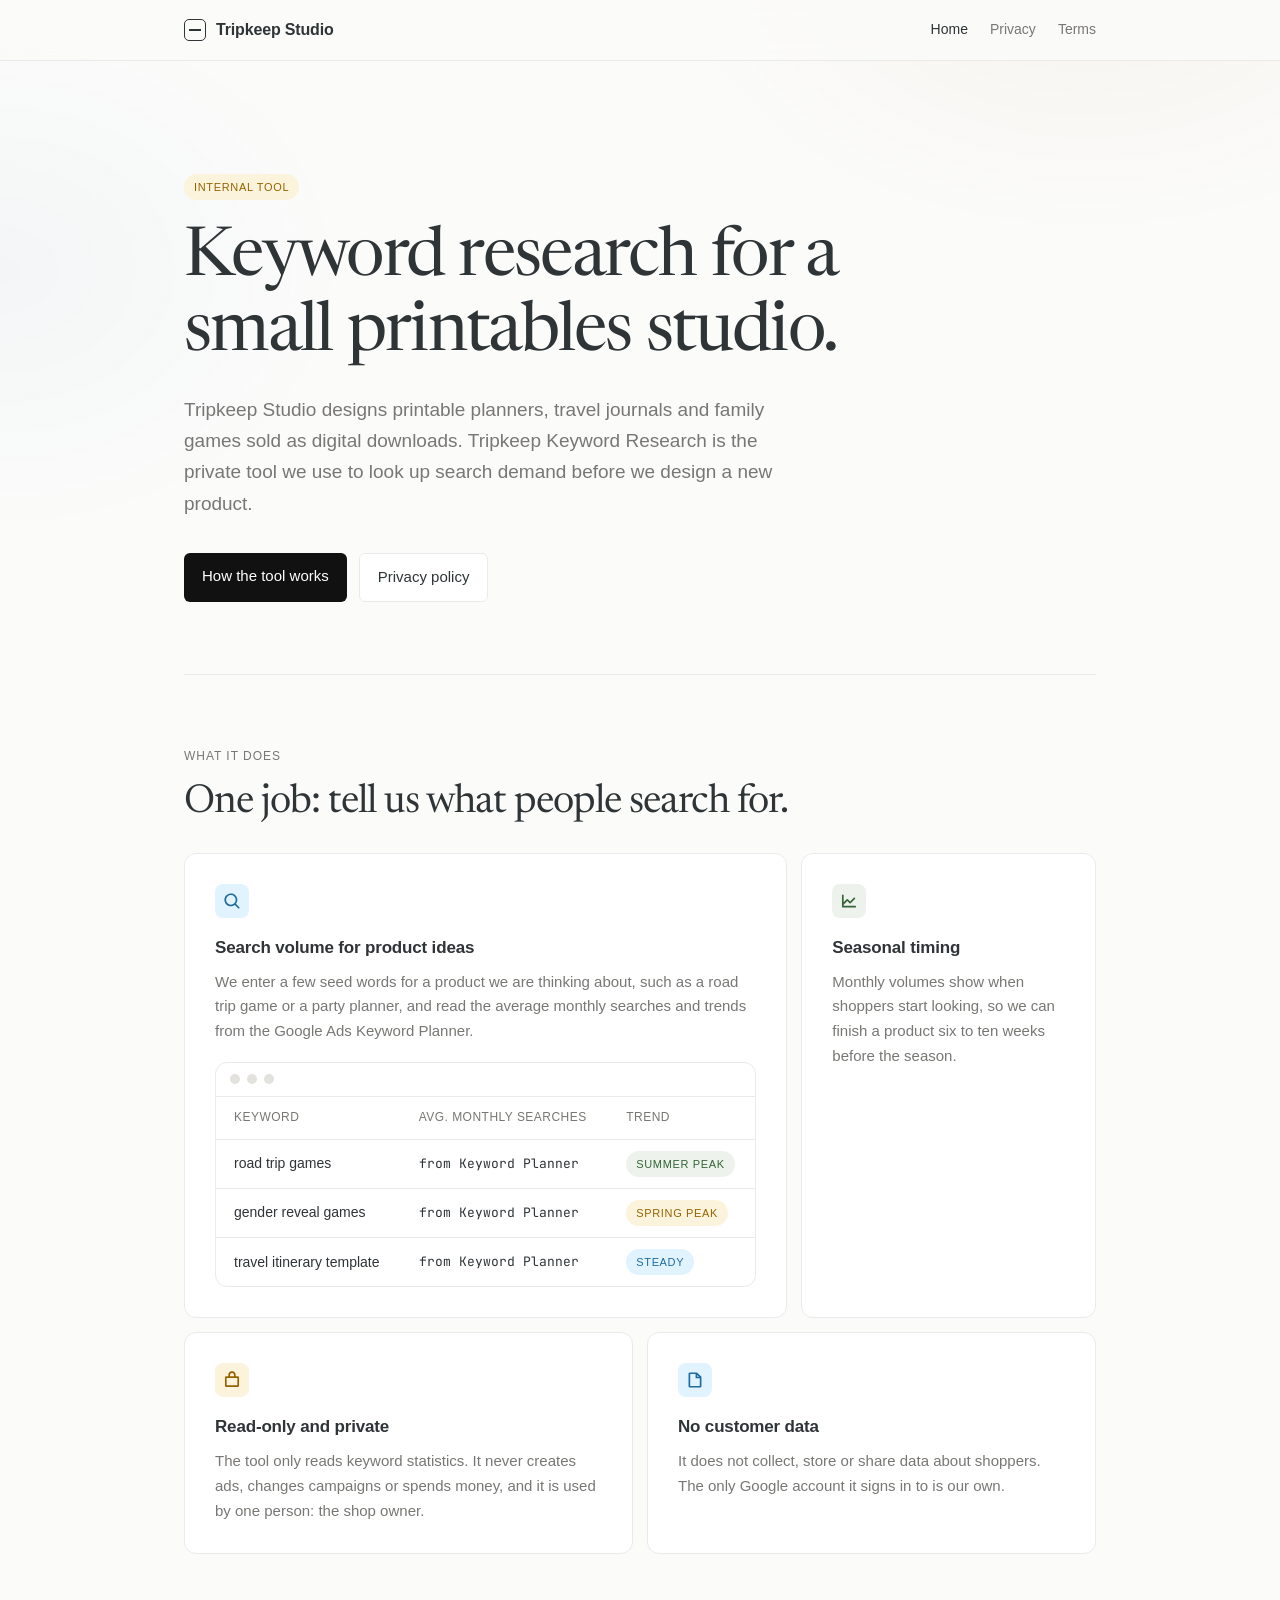
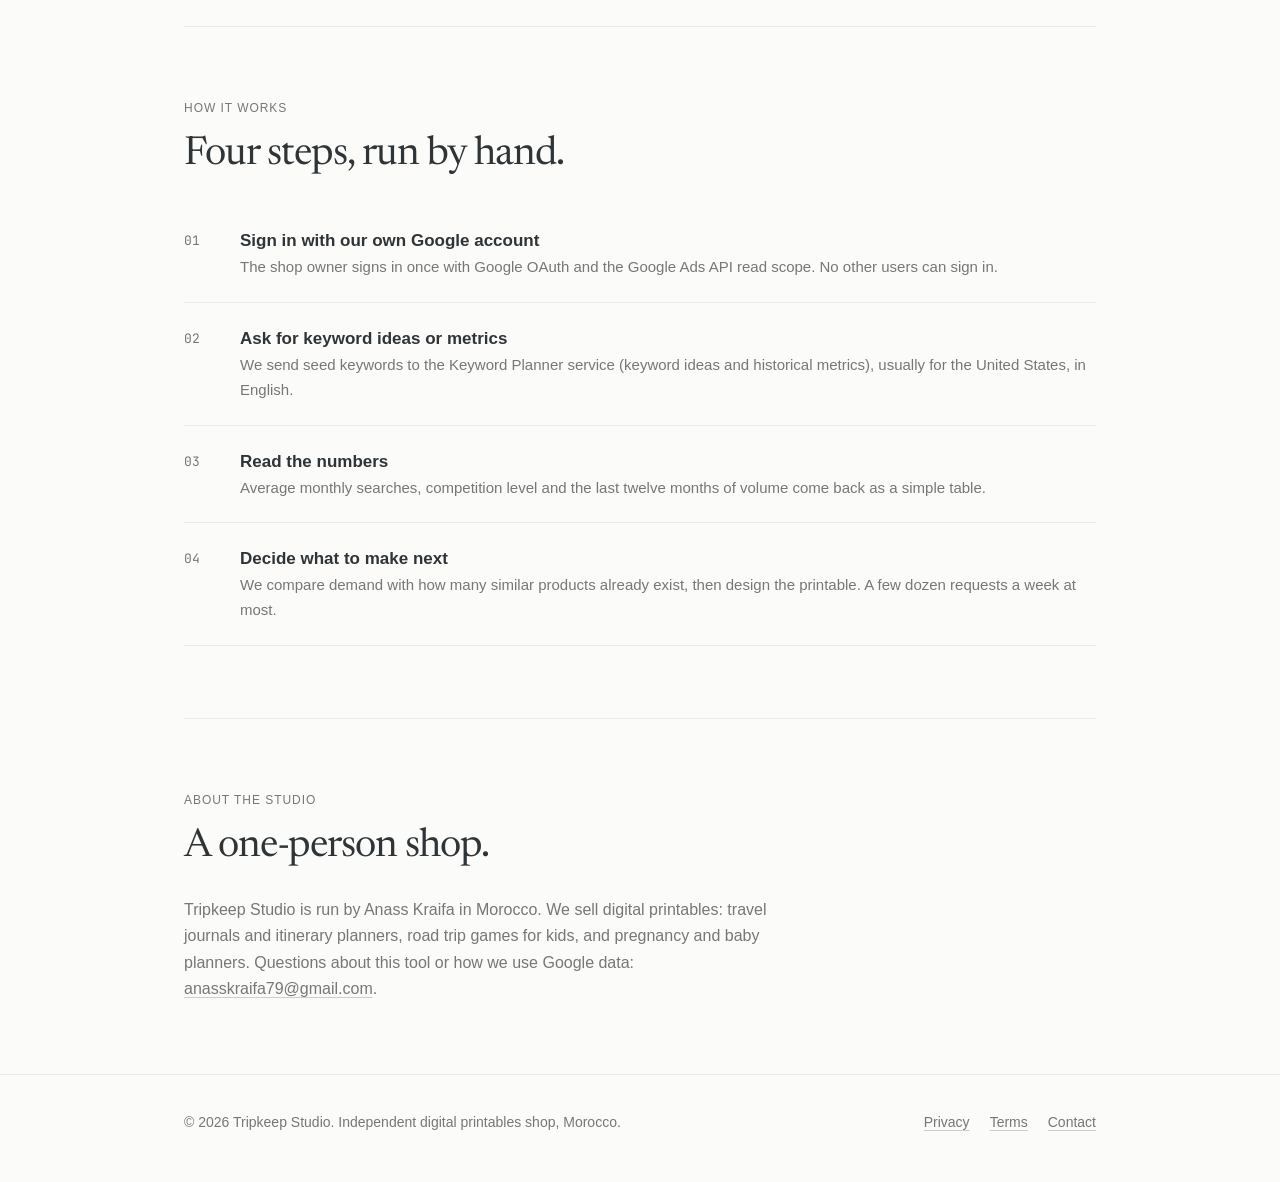
<file: index.html>
<!doctype html>
<html lang="en"><head><meta charset="utf-8"><meta name="viewport" content="width=device-width,initial-scale=1">
<title>Tripkeep Studio · Keyword research for our printables shop</title><meta name="description" content="Tripkeep Studio is a small independent shop that designs printable planners, games and journals. This page describes our internal keyword research tool.">
<link rel="icon" href="data:image/svg+xml,%3Csvg xmlns='http://www.w3.org/2000/svg' viewBox='0 0 32 32'%3E%3Crect x='3' y='3' width='26' height='26' rx='6' fill='none' stroke='%232F3437' stroke-width='2.5'/%3E%3Cpath d='M9 16h14' stroke='%232F3437' stroke-width='2.5'/%3E%3C/svg%3E">
<link rel="stylesheet" href="style.css"></head><body>
<header><div class="wrap nav"><a class="brand" href="index.html"><span class="mark"></span>Tripkeep Studio</a>
<nav><a href="index.html" aria-current="page">Home</a><a href="privacy.html">Privacy</a><a href="terms.html">Terms</a></nav></div></header>
<main class="wrap">
<div class="hero"><span class="tag t-y reveal">Internal tool</span>
<h1 class="serif reveal" style="--i:1">Keyword research for a small printables studio.</h1>
<p class="lead reveal" style="--i:2">Tripkeep Studio designs printable planners, travel journals and family games sold as digital downloads. Tripkeep Keyword Research is the private tool we use to look up search demand before we design a new product.</p>
<div class="btns reveal" style="--i:3"><a class="btn btn-dark" href="#how">How the tool works</a><a class="btn btn-line" href="privacy.html">Privacy policy</a></div></div>

<section id="what"><p class="eyebrow reveal">What it does</p><h2 class="serif reveal">One job: tell us what people search for.</h2>
<div class="bento">
<div class="card c4 reveal"><div class="icon t-b"><svg viewBox="0 0 256 256" fill="currentColor"><path d="M232.49 215.51 185 168a92.12 92.12 0 1 0-17 17l47.53 47.54a12 12 0 0 0 17-17ZM44 112a68 68 0 1 1 68 68 68.07 68.07 0 0 1-68-68Z"/></svg></div><h3>Search volume for product ideas</h3><p>We enter a few seed words for a product we are thinking about, such as a road trip game or a party planner, and read the average monthly searches and trends from the Google Ads Keyword Planner.</p>
<div class="window"><div class="bar"><i></i><i></i><i></i></div><table><tr><th>Keyword</th><th>Avg. monthly searches</th><th>Trend</th></tr>
<tr><td>road trip games</td><td class="num">from Keyword Planner</td><td><span class="tag t-g">Summer peak</span></td></tr>
<tr><td>gender reveal games</td><td class="num">from Keyword Planner</td><td><span class="tag t-y">Spring peak</span></td></tr>
<tr><td>travel itinerary template</td><td class="num">from Keyword Planner</td><td><span class="tag t-b">Steady</span></td></tr></table></div></div>
<div class="card c2 reveal" style="--i:1"><div class="icon t-g"><svg viewBox="0 0 256 256" fill="currentColor"><path d="M228 208a12 12 0 0 1-12 12H40a12 12 0 0 1-12-12V48a12 12 0 0 1 24 0v99l43.51-43.52a12 12 0 0 1 17 0L144 135l51.51-51.52a12 12 0 0 1 17 17l-60 60a12 12 0 0 1-17 0L104 129l-52 52v15h164a12 12 0 0 1 12 12Z"/></svg></div><h3>Seasonal timing</h3><p>Monthly volumes show when shoppers start looking, so we can finish a product six to ten weeks before the season.</p></div>
<div class="card c3 reveal"><div class="icon t-y"><svg viewBox="0 0 256 256" fill="currentColor"><path d="M208 76h-28V56a52 52 0 0 0-104 0v20H48a20 20 0 0 0-20 20v112a20 20 0 0 0 20 20h160a20 20 0 0 0 20-20V96a20 20 0 0 0-20-20ZM100 56a28 28 0 0 1 56 0v20h-56Zm104 148H52V100h152Z"/></svg></div><h3>Read-only and private</h3><p>The tool only reads keyword statistics. It never creates ads, changes campaigns or spends money, and it is used by one person: the shop owner.</p></div>
<div class="card c3 reveal" style="--i:1"><div class="icon t-b"><svg viewBox="0 0 256 256" fill="currentColor"><path d="m216.49 79.51-56-56A12 12 0 0 0 152 20H56a20 20 0 0 0-20 20v176a20 20 0 0 0 20 20h144a20 20 0 0 0 20-20V88a12 12 0 0 0-3.51-8.49ZM160 57l23 23h-23ZM60 212V44h76v48a12 12 0 0 0 12 12h48v108Z"/></svg></div><h3>No customer data</h3><p>It does not collect, store or share data about shoppers. The only Google account it signs in to is our own.</p></div>
</div></section>

<section id="how"><p class="eyebrow reveal">How it works</p><h2 class="serif reveal">Four steps, run by hand.</h2>
<div class="steps">
<div class="step reveal"><div><h3>Sign in with our own Google account</h3><p>The shop owner signs in once with Google OAuth and the Google Ads API read scope. No other users can sign in.</p></div></div>
<div class="step reveal"><div><h3>Ask for keyword ideas or metrics</h3><p>We send seed keywords to the Keyword Planner service (keyword ideas and historical metrics), usually for the United States, in English.</p></div></div>
<div class="step reveal"><div><h3>Read the numbers</h3><p>Average monthly searches, competition level and the last twelve months of volume come back as a simple table.</p></div></div>
<div class="step reveal"><div><h3>Decide what to make next</h3><p>We compare demand with how many similar products already exist, then design the printable. A few dozen requests a week at most.</p></div></div>
</div></section>

<section><p class="eyebrow reveal">About the studio</p><h2 class="serif reveal">A one-person shop.</h2>
<p class="reveal" style="max-width:640px;color:var(--soft)">Tripkeep Studio is run by Anass Kraifa in Morocco. We sell digital printables: travel journals and itinerary planners, road trip games for kids, and pregnancy and baby planners. Questions about this tool or how we use Google data: <a href="mailto:anasskraifa79@gmail.com">anasskraifa79@gmail.com</a>.</p></section>
</main>
<footer><div class="wrap foot"><span>&copy; 2026 Tripkeep Studio. Independent digital printables shop, Morocco.</span>
<nav><a href="privacy.html">Privacy</a><a href="terms.html">Terms</a><a href="mailto:anasskraifa79@gmail.com">Contact</a></nav></div></footer>
<script src="app.js"></script></body></html>
</file>
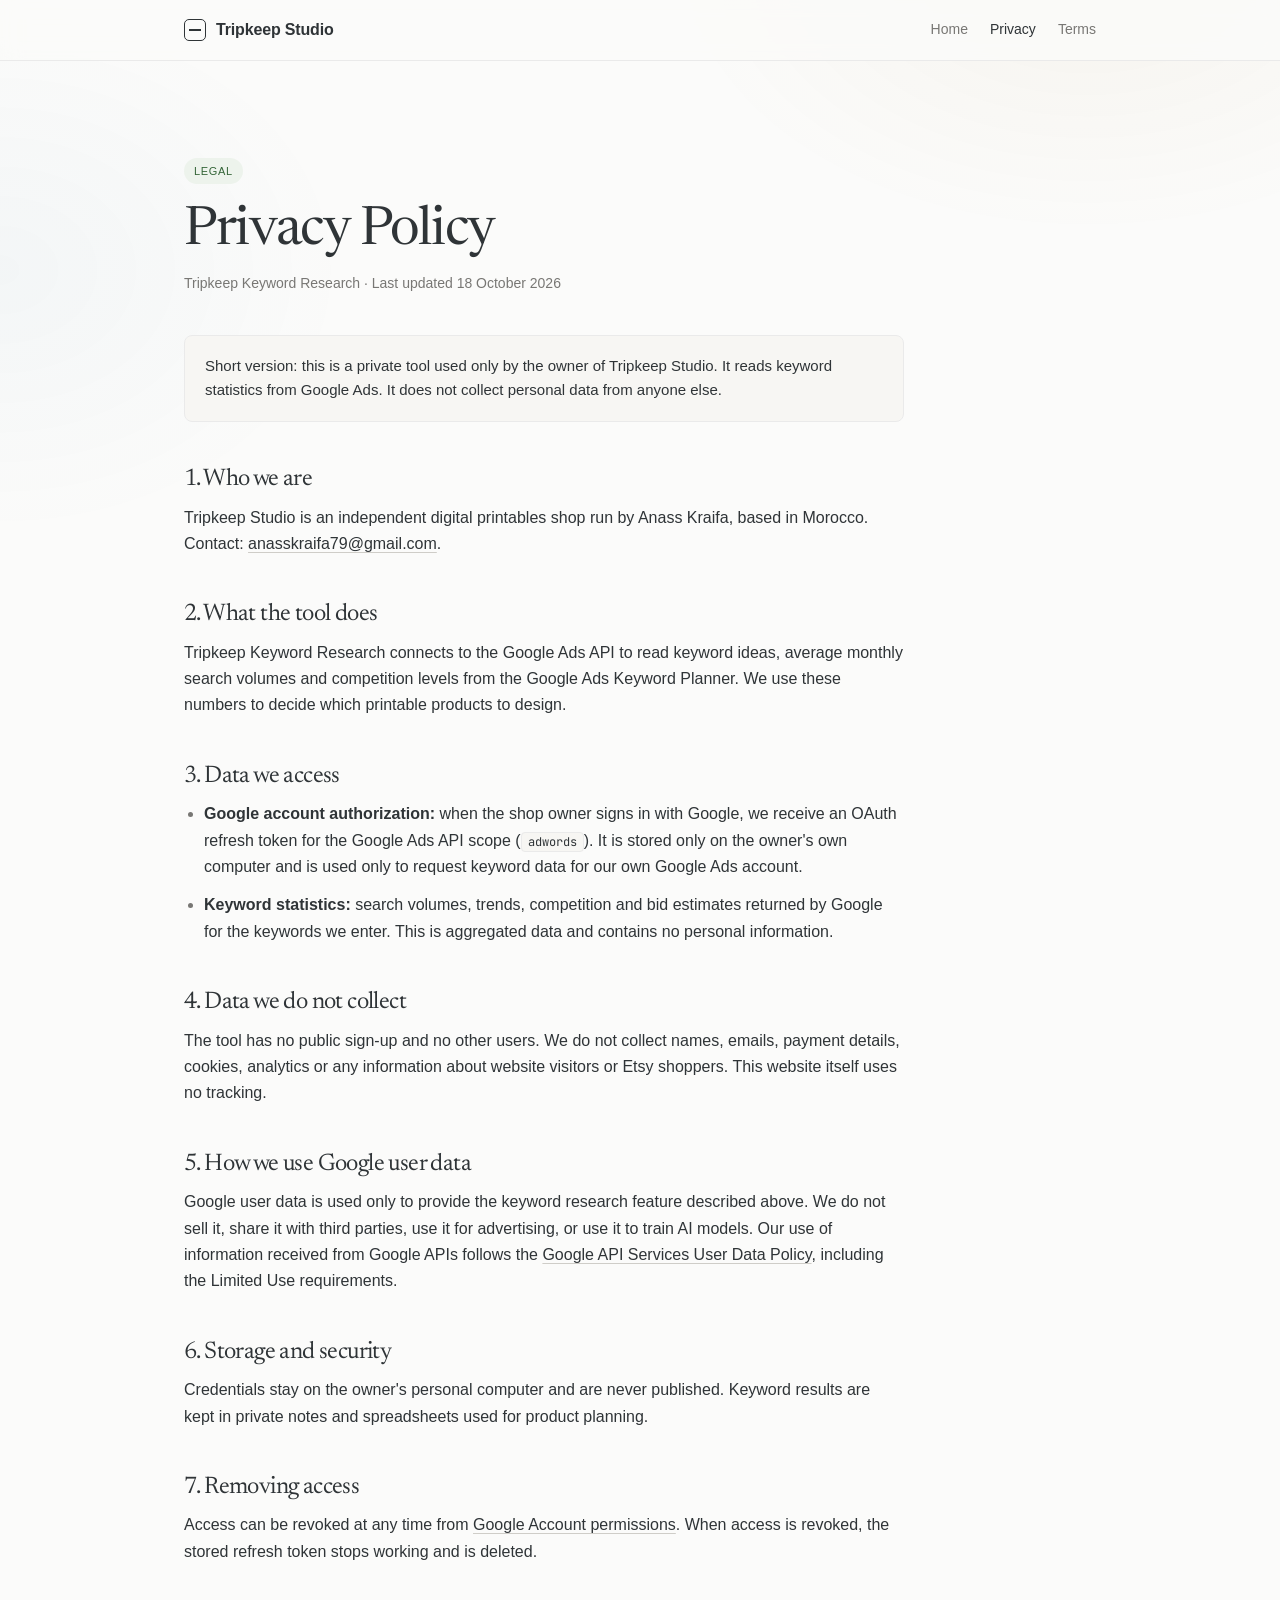
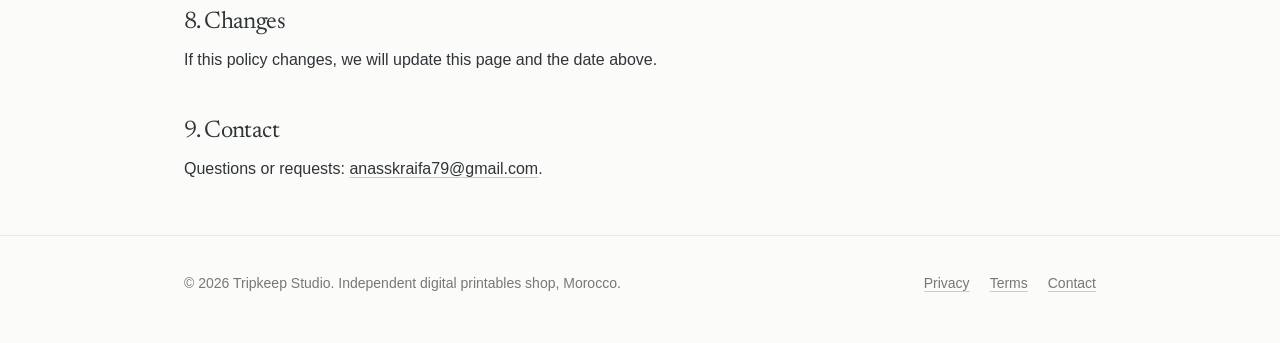
<file: privacy.html>
<!doctype html>
<html lang="en"><head><meta charset="utf-8"><meta name="viewport" content="width=device-width,initial-scale=1">
<title>Privacy Policy · Tripkeep Studio</title><meta name="description" content="Privacy policy for Tripkeep Keyword Research, the internal keyword research tool of Tripkeep Studio.">
<link rel="icon" href="data:image/svg+xml,%3Csvg xmlns='http://www.w3.org/2000/svg' viewBox='0 0 32 32'%3E%3Crect x='3' y='3' width='26' height='26' rx='6' fill='none' stroke='%232F3437' stroke-width='2.5'/%3E%3Cpath d='M9 16h14' stroke='%232F3437' stroke-width='2.5'/%3E%3C/svg%3E">
<link rel="stylesheet" href="style.css"></head><body>
<header><div class="wrap nav"><a class="brand" href="index.html"><span class="mark"></span>Tripkeep Studio</a>
<nav><a href="index.html">Home</a><a href="privacy.html" aria-current="page">Privacy</a><a href="terms.html">Terms</a></nav></div></header>
<main class="wrap">
<article class="doc"><span class="tag t-g reveal">Legal</span>
<h1 class="serif reveal">Privacy Policy</h1>
<p class="meta reveal">Tripkeep Keyword Research &middot; Last updated 18 October 2026</p>
<div class="note reveal">Short version: this is a private tool used only by the owner of Tripkeep Studio. It reads keyword statistics from Google Ads. It does not collect personal data from anyone else.</div>
<h2 class="serif">1. Who we are</h2>
<p>Tripkeep Studio is an independent digital printables shop run by Anass Kraifa, based in Morocco. Contact: <a href="mailto:anasskraifa79@gmail.com">anasskraifa79@gmail.com</a>.</p>
<h2 class="serif">2. What the tool does</h2>
<p>Tripkeep Keyword Research connects to the Google Ads API to read keyword ideas, average monthly search volumes and competition levels from the Google Ads Keyword Planner. We use these numbers to decide which printable products to design.</p>
<h2 class="serif">3. Data we access</h2>
<ul><li><strong>Google account authorization:</strong> when the shop owner signs in with Google, we receive an OAuth refresh token for the Google Ads API scope (<kbd>adwords</kbd>). It is stored only on the owner's own computer and is used only to request keyword data for our own Google Ads account.</li>
<li><strong>Keyword statistics:</strong> search volumes, trends, competition and bid estimates returned by Google for the keywords we enter. This is aggregated data and contains no personal information.</li></ul>
<h2 class="serif">4. Data we do not collect</h2>
<p>The tool has no public sign-up and no other users. We do not collect names, emails, payment details, cookies, analytics or any information about website visitors or Etsy shoppers. This website itself uses no tracking.</p>
<h2 class="serif">5. How we use Google user data</h2>
<p>Google user data is used only to provide the keyword research feature described above. We do not sell it, share it with third parties, use it for advertising, or use it to train AI models. Our use of information received from Google APIs follows the <a href="https://developers.google.com/terms/api-services-user-data-policy">Google API Services User Data Policy</a>, including the Limited Use requirements.</p>
<h2 class="serif">6. Storage and security</h2>
<p>Credentials stay on the owner's personal computer and are never published. Keyword results are kept in private notes and spreadsheets used for product planning.</p>
<h2 class="serif">7. Removing access</h2>
<p>Access can be revoked at any time from <a href="https://myaccount.google.com/permissions">Google Account permissions</a>. When access is revoked, the stored refresh token stops working and is deleted.</p>
<h2 class="serif">8. Changes</h2>
<p>If this policy changes, we will update this page and the date above.</p>
<h2 class="serif">9. Contact</h2>
<p>Questions or requests: <a href="mailto:anasskraifa79@gmail.com">anasskraifa79@gmail.com</a>.</p>
</article></main>
<footer><div class="wrap foot"><span>&copy; 2026 Tripkeep Studio. Independent digital printables shop, Morocco.</span>
<nav><a href="privacy.html">Privacy</a><a href="terms.html">Terms</a><a href="mailto:anasskraifa79@gmail.com">Contact</a></nav></div></footer>
<script src="app.js"></script></body></html>
</file>
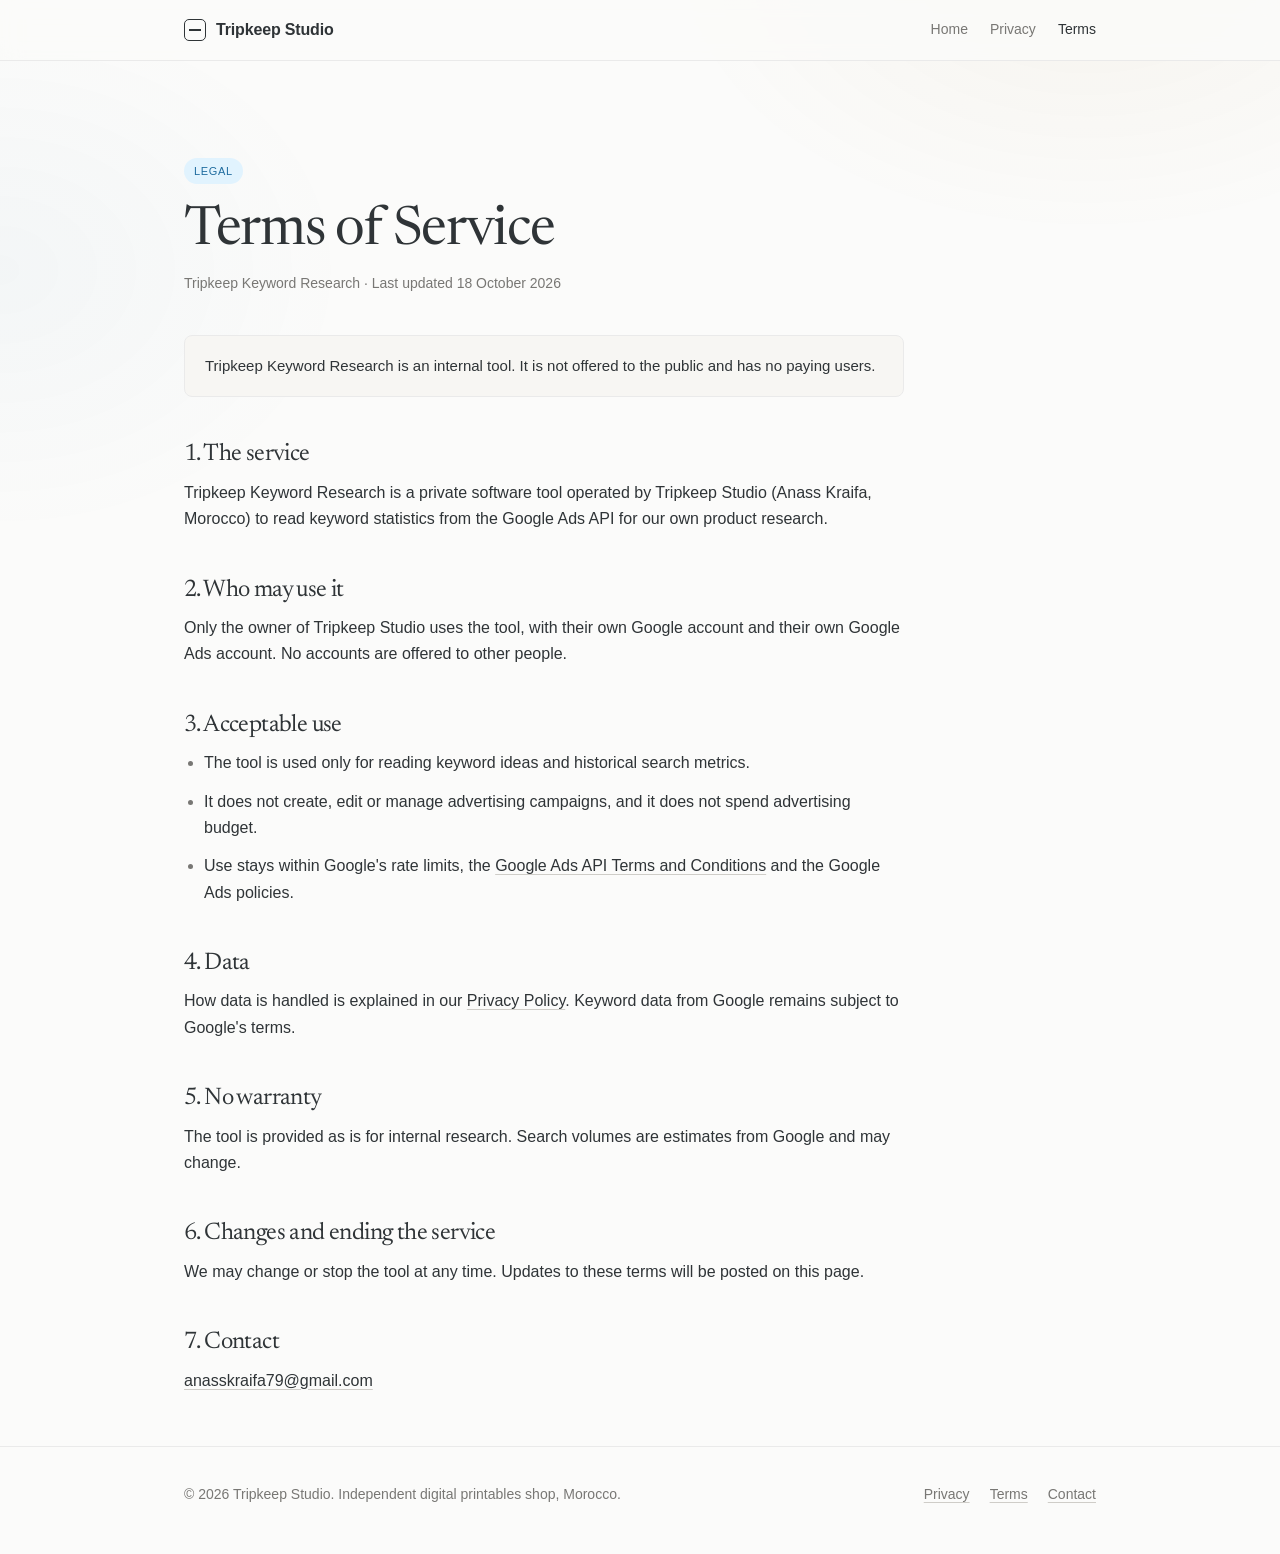
<file: terms.html>
<!doctype html>
<html lang="en"><head><meta charset="utf-8"><meta name="viewport" content="width=device-width,initial-scale=1">
<title>Terms of Service · Tripkeep Studio</title><meta name="description" content="Terms of service for Tripkeep Keyword Research, the internal keyword research tool of Tripkeep Studio.">
<link rel="icon" href="data:image/svg+xml,%3Csvg xmlns='http://www.w3.org/2000/svg' viewBox='0 0 32 32'%3E%3Crect x='3' y='3' width='26' height='26' rx='6' fill='none' stroke='%232F3437' stroke-width='2.5'/%3E%3Cpath d='M9 16h14' stroke='%232F3437' stroke-width='2.5'/%3E%3C/svg%3E">
<link rel="stylesheet" href="style.css"></head><body>
<header><div class="wrap nav"><a class="brand" href="index.html"><span class="mark"></span>Tripkeep Studio</a>
<nav><a href="index.html">Home</a><a href="privacy.html">Privacy</a><a href="terms.html" aria-current="page">Terms</a></nav></div></header>
<main class="wrap">
<article class="doc"><span class="tag t-b reveal">Legal</span>
<h1 class="serif reveal">Terms of Service</h1>
<p class="meta reveal">Tripkeep Keyword Research &middot; Last updated 18 October 2026</p>
<div class="note reveal">Tripkeep Keyword Research is an internal tool. It is not offered to the public and has no paying users.</div>
<h2 class="serif">1. The service</h2>
<p>Tripkeep Keyword Research is a private software tool operated by Tripkeep Studio (Anass Kraifa, Morocco) to read keyword statistics from the Google Ads API for our own product research.</p>
<h2 class="serif">2. Who may use it</h2>
<p>Only the owner of Tripkeep Studio uses the tool, with their own Google account and their own Google Ads account. No accounts are offered to other people.</p>
<h2 class="serif">3. Acceptable use</h2>
<ul><li>The tool is used only for reading keyword ideas and historical search metrics.</li>
<li>It does not create, edit or manage advertising campaigns, and it does not spend advertising budget.</li>
<li>Use stays within Google's rate limits, the <a href="https://developers.google.com/google-ads/api/docs/policy">Google Ads API Terms and Conditions</a> and the Google Ads policies.</li></ul>
<h2 class="serif">4. Data</h2>
<p>How data is handled is explained in our <a href="privacy.html">Privacy Policy</a>. Keyword data from Google remains subject to Google's terms.</p>
<h2 class="serif">5. No warranty</h2>
<p>The tool is provided as is for internal research. Search volumes are estimates from Google and may change.</p>
<h2 class="serif">6. Changes and ending the service</h2>
<p>We may change or stop the tool at any time. Updates to these terms will be posted on this page.</p>
<h2 class="serif">7. Contact</h2>
<p><a href="mailto:anasskraifa79@gmail.com">anasskraifa79@gmail.com</a></p>
</article></main>
<footer><div class="wrap foot"><span>&copy; 2026 Tripkeep Studio. Independent digital printables shop, Morocco.</span>
<nav><a href="privacy.html">Privacy</a><a href="terms.html">Terms</a><a href="mailto:anasskraifa79@gmail.com">Contact</a></nav></div></footer>
<script src="app.js"></script></body></html>
</file>
<file: style.css>
@import url('https://fonts.googleapis.com/css2?family=Newsreader:opsz,wght@6..72,400;6..72,500&family=JetBrains+Mono:wght@400;500&display=swap');
:root{--bg:#FBFBFA;--card:#FFFFFF;--ink:#2F3437;--soft:#787774;--line:#EAEAEA;--bone:#F7F6F3;
--py:#FBF3DB;--pyt:#956400;--pg:#EDF3EC;--pgt:#346538;--pb:#E1F3FE;--pbt:#1F6C9F}
*{box-sizing:border-box;margin:0;padding:0}
html{-webkit-text-size-adjust:100%}
body{background:var(--bg);color:var(--ink);font:16px/1.65 'SF Pro Text','Helvetica Neue',Helvetica,Arial,sans-serif;-webkit-font-smoothing:antialiased}
body::before{content:"";position:fixed;inset:0;pointer-events:none;z-index:-1;
background:radial-gradient(600px 400px at 85% -5%,rgba(149,100,0,.05),transparent 70%),radial-gradient(500px 380px at 0% 30%,rgba(31,108,159,.035),transparent 70%)}
a{color:inherit;text-decoration:underline;text-decoration-color:#cfcdc8;text-underline-offset:3px}
a:hover{text-decoration-color:var(--ink)}
.wrap{max-width:960px;margin:0 auto;padding:0 24px}
header{position:sticky;top:0;z-index:5;background:rgba(251,251,250,.85);backdrop-filter:blur(10px);border-bottom:1px solid var(--line)}
.nav{display:flex;align-items:center;justify-content:space-between;height:60px}
.brand{display:flex;align-items:center;gap:10px;font-weight:600;letter-spacing:-.01em;text-decoration:none}
.mark{width:22px;height:22px;border:1.5px solid var(--ink);border-radius:5px;position:relative}
.mark::after{content:"";position:absolute;left:4px;right:4px;top:9px;height:2px;background:var(--ink);box-shadow:0 0 0 0}
.nav nav{display:flex;gap:22px;font-size:14px;color:var(--soft)}
.nav nav a{text-decoration:none}.nav nav a:hover,.nav nav a[aria-current]{color:var(--ink)}
.serif{font-family:'Newsreader','Lyon Text',Georgia,serif;font-weight:400;letter-spacing:-.025em;line-height:1.1}
.mono{font-family:'JetBrains Mono','SF Mono',monospace}
.tag{display:inline-block;white-space:nowrap;font-size:11px;letter-spacing:.06em;text-transform:uppercase;padding:4px 10px;border-radius:9999px;font-weight:500}
.t-y{background:var(--py);color:var(--pyt)}.t-g{background:var(--pg);color:var(--pgt)}.t-b{background:var(--pb);color:var(--pbt)}
.hero{padding:112px 0 72px}
.hero h1{font-size:clamp(40px,7vw,68px);max-width:760px;margin:22px 0 22px}
.hero p.lead{font-size:19px;color:var(--soft);max-width:600px}
.btns{display:flex;gap:12px;margin-top:34px;flex-wrap:wrap}
.btn{display:inline-block;padding:11px 18px;border-radius:6px;font-size:15px;text-decoration:none;transition:background .2s,transform .1s}
.btn-dark{background:#111;color:#fff}.btn-dark:hover{background:#333}.btn:active{transform:scale(.98)}
.btn-line{border:1px solid var(--line);background:var(--card)}
section{padding:72px 0;border-top:1px solid var(--line)}
.eyebrow{font-size:12px;letter-spacing:.08em;text-transform:uppercase;color:var(--soft);margin-bottom:14px}
h2{font-size:clamp(28px,4vw,40px);margin-bottom:28px}
.bento{display:grid;grid-template-columns:repeat(6,1fr);gap:14px}
.card{background:var(--card);border:1px solid var(--line);border-radius:12px;padding:30px;transition:box-shadow .2s}
.card:hover{box-shadow:0 2px 8px rgba(0,0,0,.04)}
.c4{grid-column:span 4}.c2{grid-column:span 2}.c3{grid-column:span 3}
.card h3{font-size:17px;font-weight:600;margin:16px 0 8px;letter-spacing:-.01em}
.card p{color:var(--soft);font-size:15px}
.icon{width:34px;height:34px;border-radius:8px;display:grid;place-items:center}
.icon svg{width:18px;height:18px}
.window{border:1px solid var(--line);border-radius:12px;background:var(--card);overflow:hidden;margin-top:18px}
.bar{height:34px;border-bottom:1px solid var(--line);display:flex;align-items:center;gap:7px;padding:0 14px}
.bar i{width:10px;height:10px;border-radius:50%;background:#E3E2DF}
table{width:100%;border-collapse:collapse;font-size:14px}
th,td{text-align:left;padding:11px 18px;border-bottom:1px solid var(--line)}
th{font-weight:500;color:var(--soft);font-size:12px;letter-spacing:.04em;text-transform:uppercase}
tr:last-child td{border-bottom:0}
td.num{font-family:'JetBrains Mono',monospace;font-size:13px}
.steps{counter-reset:s;display:grid;gap:0}
.step{display:grid;grid-template-columns:56px 1fr;padding:22px 0;border-bottom:1px solid var(--line)}
.step::before{counter-increment:s;content:"0" counter(s);font-family:'JetBrains Mono',monospace;font-size:13px;color:var(--soft);padding-top:3px}
.step h3{font-size:17px;font-weight:600}.step p{color:var(--soft);font-size:15px}
.doc{padding:96px 0 40px;max-width:720px}
.doc h1{font-size:clamp(36px,6vw,54px);margin:18px 0 10px}
.doc .meta{color:var(--soft);font-size:14px;margin-bottom:40px}
.doc h2{font-size:24px;margin:44px 0 12px}
.doc p,.doc li{margin-bottom:12px}.doc ul{padding-left:20px}
.doc li::marker{color:var(--soft)}
.note{background:var(--bone);border:1px solid var(--line);border-radius:8px;padding:18px 20px;font-size:15px;margin:22px 0}
kbd{font-family:'JetBrains Mono',monospace;font-size:12px;border:1px solid var(--line);border-radius:4px;background:var(--bone);padding:1px 6px}
footer{border-top:1px solid var(--line);padding:36px 0 48px;color:var(--soft);font-size:14px}
.foot{display:flex;justify-content:space-between;gap:20px;flex-wrap:wrap}
.foot nav{display:flex;gap:20px}
@media (max-width:760px){.c4,.c2,.c3{grid-column:span 6}.hero{padding:80px 0 56px}.nav nav{gap:14px}}
@media (prefers-reduced-motion:no-preference){.reveal{opacity:0;transform:translateY(12px);transition:opacity .6s cubic-bezier(.16,1,.3,1),transform .6s cubic-bezier(.16,1,.3,1);transition-delay:calc(var(--i,0)*80ms)}.reveal.in{opacity:1;transform:none}}
</file>
